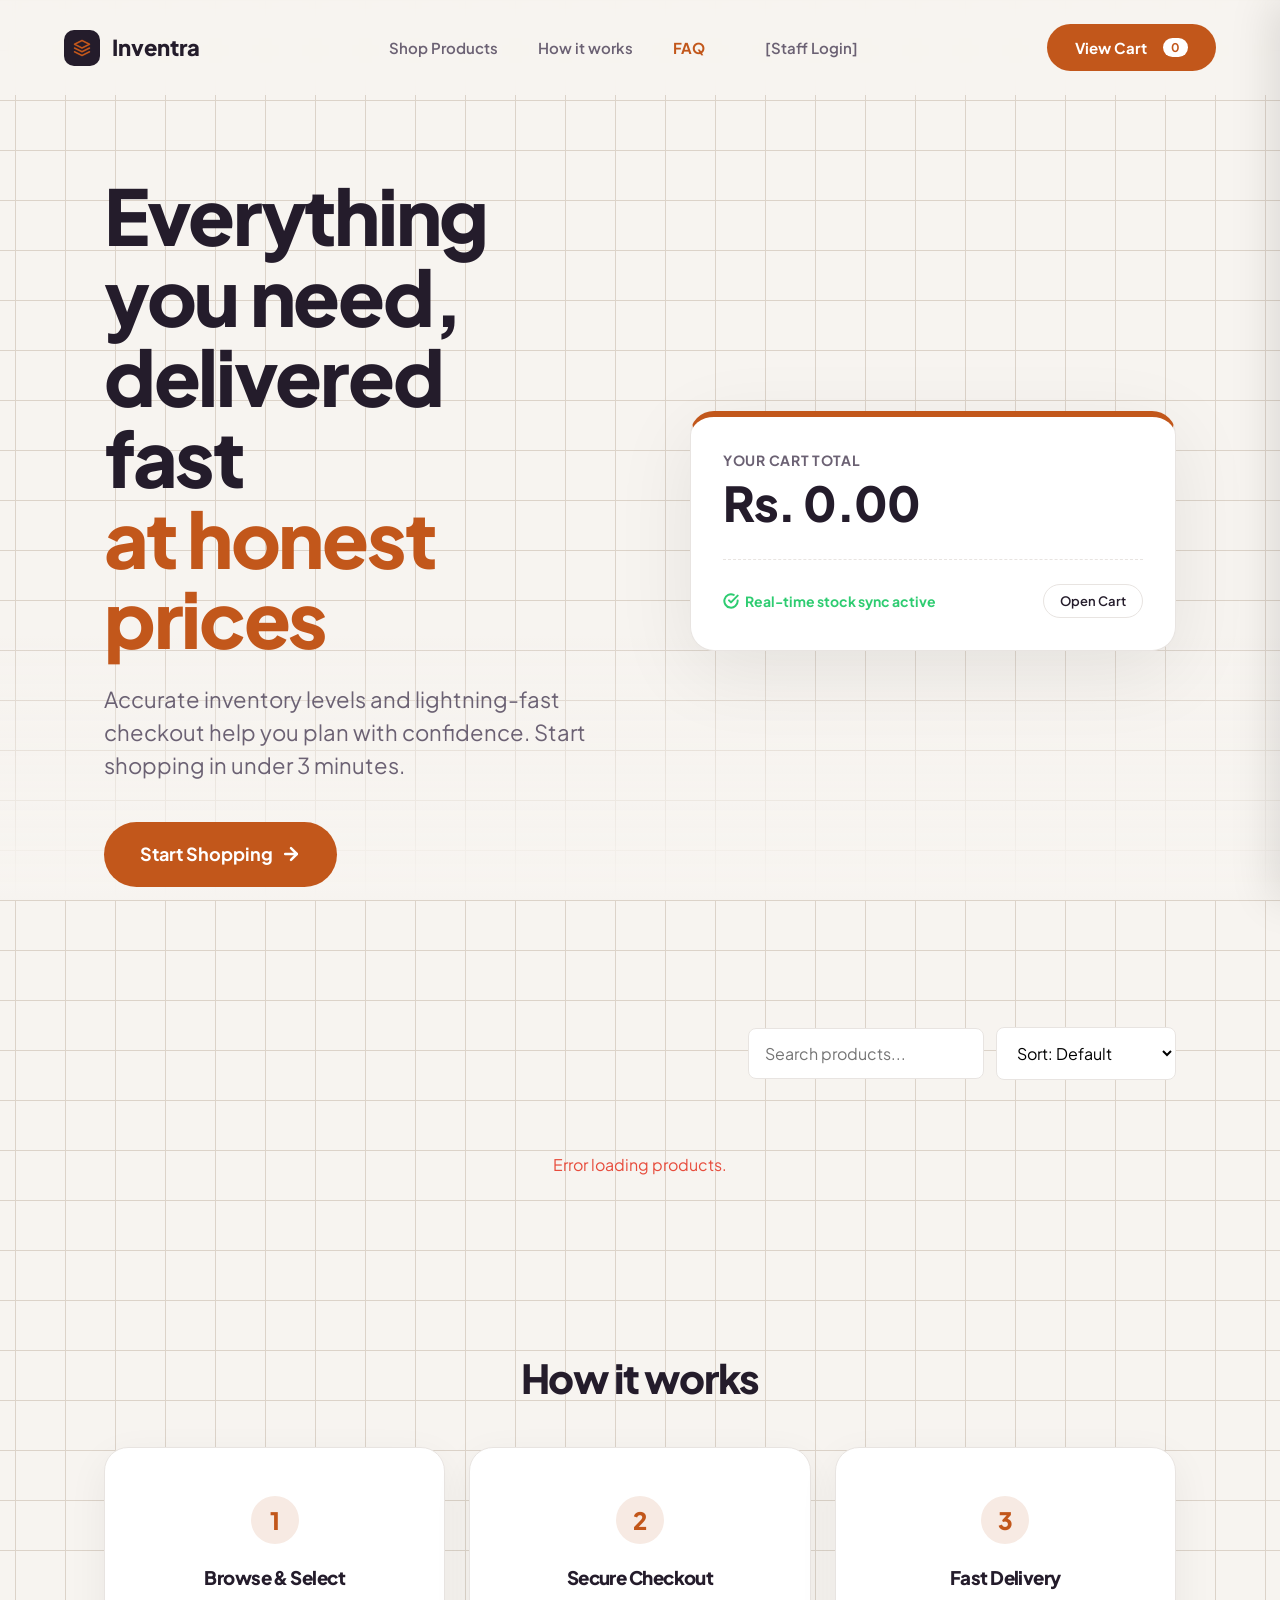
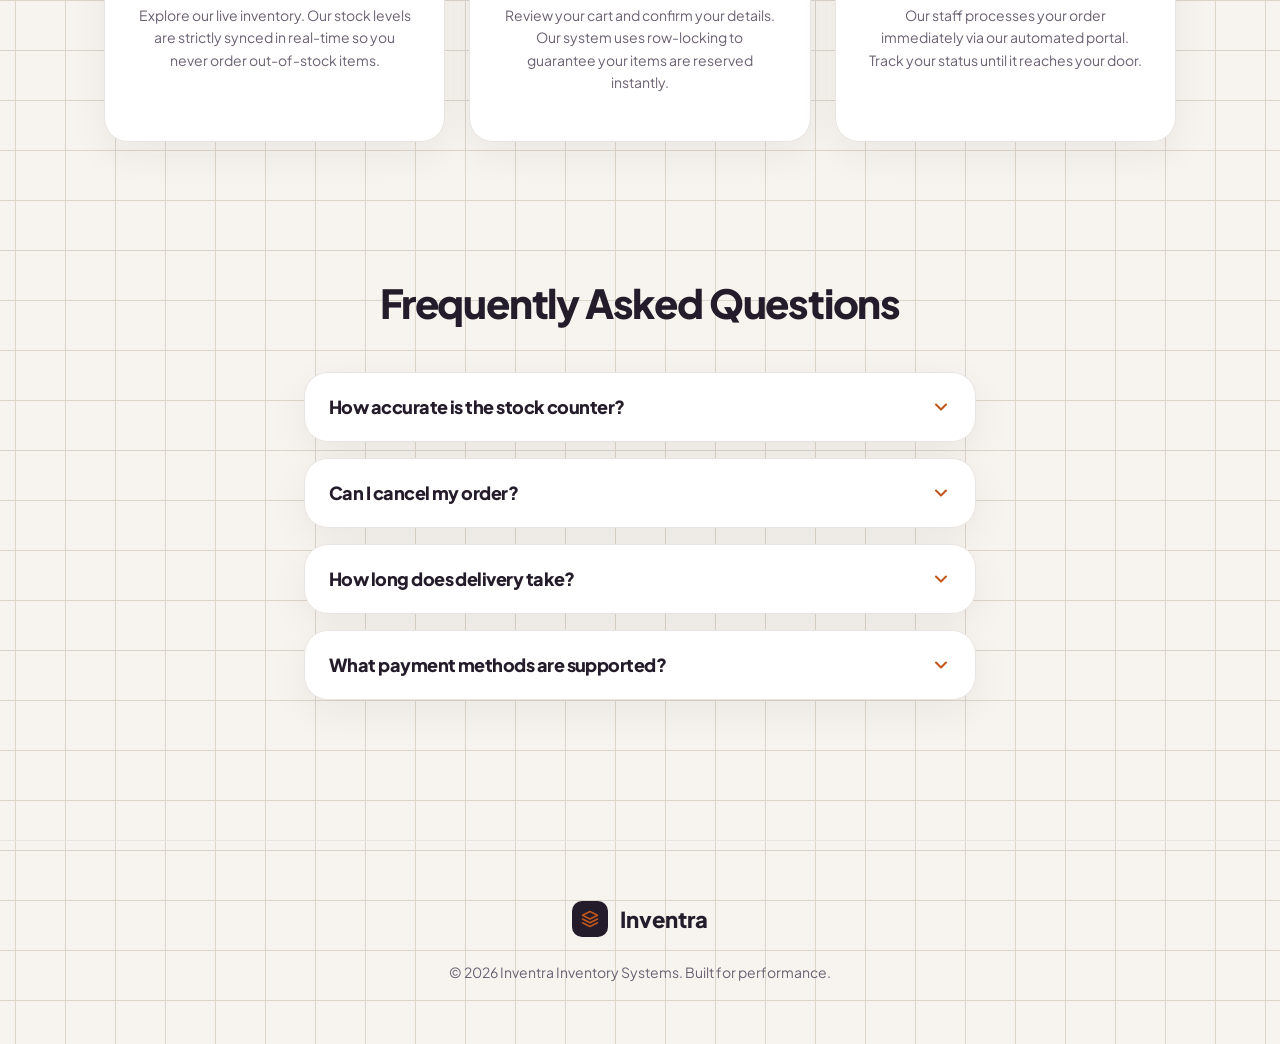
<file: index.html>
<!DOCTYPE html>
<html lang="en">
<head>
    <meta charset="UTF-8">
    <meta name="viewport" content="width=device-width, initial-scale=1.0">
    <title>Inventra - E-Commerce</title>
    <link rel="stylesheet" href="css/style.css">
</head>
<body>
    <nav class="navbar">
        <div class="logo">
            <div class="logo-tile">
                <svg viewBox="0 0 24 24" fill="none" stroke-width="2" stroke-linecap="round" stroke-linejoin="round">
                    <polygon points="12 2 2 7 12 12 22 7 12 2"></polygon>
                    <polyline points="2 17 12 22 22 17"></polyline>
                    <polyline points="2 12 12 17 22 12"></polyline>
                </svg>
            </div>
            Inventra
        </div>
        <div class="nav-links">
            <a href="#shop" class="active">Shop Products</a>
            <a href="#how">How it works</a>
            <a href="#faq">FAQ</a>
            <a href="login.html" style="margin-left: 20px;">[Staff Login]</a>
        </div>
        <button class="btn-primary" onclick="toggleCart()">
            View Cart <span id="cart-count" style="background:#fff; color:var(--accent); padding:2px 8px; border-radius:12px; font-size:12px; margin-left:8px;">0</span>
        </button>
    </nav>

    <div class="container" style="display:flex; align-items:center; gap:60px; min-height:60vh; padding-top: 80px;">
        <div style="flex:1;">
            <h1 class="hero-title">
                Everything you need,<br>
                delivered fast<br>
                <span class="accent-text">at honest prices</span>
            </h1>
            <p style="font-size:22px; margin-bottom:40px; color:var(--text-muted); line-height:1.5;">Accurate inventory levels and lightning-fast checkout help you plan with confidence. Start shopping in under 3 minutes.</p>
            <a href="#shop" class="btn-primary" style="font-size:18px; padding:18px 36px; border-radius:40px;">
                Start Shopping 
                <svg width="20" height="20" viewBox="0 0 24 24" fill="none" stroke="currentColor" stroke-width="3" stroke-linecap="round" stroke-linejoin="round"><line x1="5" y1="12" x2="19" y2="12"></line><polyline points="12 5 19 12 12 19"></polyline></svg>
            </a>
        </div>
        <div style="flex:1; padding-left:40px;">
            <div class="card" style="padding: 32px; position:relative; box-shadow: 0 20px 80px rgba(0,0,0,0.08); border-radius:24px; border-top: 6px solid var(--accent);">
                <div style="display:flex; justify-content:space-between; align-items:flex-end;">
                    <div>
                        <div style="font-size:14px; color:var(--text-muted); font-weight:700; margin-bottom:8px; text-transform:uppercase; letter-spacing:0.05em;">Your Cart Total</div>
                        <div style="font-size:48px; font-weight:800; line-height:1; letter-spacing:-0.03em; color:var(--text-main);">Rs. <span id="cart-total">0.00</span></div>
                    </div>
                </div>
                <div style="margin-top:32px; padding-top:24px; border-top:1px dashed var(--card-border); display:flex; justify-content:space-between; align-items:center;">
                    <span style="font-size:14px; color:var(--success); font-weight:700; display:flex; align-items:center; gap:6px;">
                        <svg width="16" height="16" viewBox="0 0 24 24" fill="none" stroke="currentColor" stroke-width="3" stroke-linecap="round" stroke-linejoin="round"><path d="M22 11.08V12a10 10 0 1 1-5.93-9.14"></path><polyline points="22 4 12 14.01 9 11.01"></polyline></svg>
                        Real-time stock sync active
                    </span>
                    <button class="btn-secondary" onclick="toggleCart()" style="padding:8px 16px; font-size:13px;">Open Cart</button>
                </div>
            </div>
        </div>
    </div>

    <!-- Shop Section -->
    <div id="shop" class="container section-target" style="padding-top: 100px;">
        <div style="display:flex; justify-content:space-between; align-items:center; margin-bottom:32px; flex-wrap:wrap; gap:20px;">
            <div id="category-list" style="display:flex; gap:12px; flex-wrap:wrap;">
                <!-- Filled by JS -->
            </div>
            <div style="display:flex; gap:12px; align-items:center;">
                <input type="text" id="search-box" placeholder="Search products..." onkeyup="loadProducts()" style="max-width:250px;">
                <select id="sort-dropdown" onchange="loadProducts()" style="max-width:180px;">
                    <option value="">Sort: Default</option>
                    <option value="price_asc">Price: Low to High</option>
                    <option value="price_desc">Price: High to Low</option>
                </select>
            </div>
        </div>

        <div id="products-grid" class="grid-3">
            <!-- Filled by JS -->
        </div>
    </div>

    <!-- How It Works Section -->
    <div id="how" class="container section-target" style="padding-top:100px;">
        <h2 style="font-size:40px; margin-bottom:48px; text-align:center;">How it <span class="accent-text">works</span></h2>
        <div class="grid-3">
            <div class="card" style="text-align:center; padding:48px 32px;">
                <div style="width:48px; height:48px; background:var(--accent-light); color:var(--accent); border-radius:50%; display:flex; align-items:center; justify-content:center; font-size:24px; font-weight:800; margin:0 auto 24px auto;">1</div>
                <h3>Browse & Select</h3>
                <p style="margin:16px auto 0 auto; font-size:14px;">Explore our live inventory. Our stock levels are strictly synced in real-time so you never order out-of-stock items.</p>
            </div>
            <div class="card" style="text-align:center; padding:48px 32px;">
                <div style="width:48px; height:48px; background:var(--accent-light); color:var(--accent); border-radius:50%; display:flex; align-items:center; justify-content:center; font-size:24px; font-weight:800; margin:0 auto 24px auto;">2</div>
                <h3>Secure Checkout</h3>
                <p style="margin:16px auto 0 auto; font-size:14px;">Review your cart and confirm your details. Our system uses row-locking to guarantee your items are reserved instantly.</p>
            </div>
            <div class="card" style="text-align:center; padding:48px 32px;">
                <div style="width:48px; height:48px; background:var(--accent-light); color:var(--accent); border-radius:50%; display:flex; align-items:center; justify-content:center; font-size:24px; font-weight:800; margin:0 auto 24px auto;">3</div>
                <h3>Fast Delivery</h3>
                <p style="margin:16px auto 0 auto; font-size:14px;">Our staff processes your order immediately via our automated portal. Track your status until it reaches your door.</p>
            </div>
        </div>
    </div>

    <!-- FAQ Section (Accordion) -->
    <div id="faq" class="container section-target" style="padding-top:100px; padding-bottom:100px; max-width:800px;">
        <h2 style="font-size:40px; margin-bottom:48px; text-align:center;">Frequently Asked <span class="accent-text">Questions</span></h2>
        <div class="faq-accordion" style="display:flex; flex-direction:column; gap:16px;">
            <div class="card faq-item" style="padding:24px;">
                <div class="faq-header">
                    <h4 style="font-size:18px;">How accurate is the stock counter?</h4>
                    <div class="faq-icon">
                        <svg width="20" height="20" viewBox="0 0 24 24" fill="none" stroke="currentColor" stroke-width="2.5" stroke-linecap="round" stroke-linejoin="round"><polyline points="6 9 12 15 18 9"></polyline></svg>
                    </div>
                </div>
                <div class="faq-body">
                    <p style="margin-top:14px; font-size:15px; color:var(--text-muted);">100% accurate. We execute atomic database transactions with row-level locking (SELECT ... FOR UPDATE) to guarantee that stock levels reflect real warehouse inventory in real time.</p>
                </div>
            </div>
            <div class="card faq-item" style="padding:24px;">
                <div class="faq-header">
                    <h4 style="font-size:18px;">Can I cancel my order?</h4>
                    <div class="faq-icon">
                        <svg width="20" height="20" viewBox="0 0 24 24" fill="none" stroke="currentColor" stroke-width="2.5" stroke-linecap="round" stroke-linejoin="round"><polyline points="6 9 12 15 18 9"></polyline></svg>
                    </div>
                </div>
                <div class="faq-body">
                    <p style="margin-top:14px; font-size:15px; color:var(--text-muted);">Yes, you can contact staff support. Whenever an order is marked as Cancelled, our system automatically replenishes reserved stock and records an audit log entry in the database.</p>
                </div>
            </div>
            <div class="card faq-item" style="padding:24px;">
                <div class="faq-header">
                    <h4 style="font-size:18px;">How long does delivery take?</h4>
                    <div class="faq-icon">
                        <svg width="20" height="20" viewBox="0 0 24 24" fill="none" stroke="currentColor" stroke-width="2.5" stroke-linecap="round" stroke-linejoin="round"><polyline points="6 9 12 15 18 9"></polyline></svg>
                    </div>
                </div>
                <div class="faq-body">
                    <p style="margin-top:14px; font-size:15px; color:var(--text-muted);">Standard shipping typically takes 2-3 business days across India. Our warehouse staff immediately updates fulfillment tracking as soon as your parcel is packed and dispatched.</p>
                </div>
            </div>
            <div class="card faq-item" style="padding:24px;">
                <div class="faq-header">
                    <h4 style="font-size:18px;">What payment methods are supported?</h4>
                    <div class="faq-icon">
                        <svg width="20" height="20" viewBox="0 0 24 24" fill="none" stroke="currentColor" stroke-width="2.5" stroke-linecap="round" stroke-linejoin="round"><polyline points="6 9 12 15 18 9"></polyline></svg>
                    </div>
                </div>
                <div class="faq-body">
                    <p style="margin-top:14px; font-size:15px; color:var(--text-muted);">We support UPI, Net Banking, major credit/debit cards, and Cash on Delivery (COD) for eligible domestic shipping pin codes.</p>
                </div>
            </div>
        </div>
    </div>

    <!-- Footer -->
    <footer style="border-top:1px solid var(--card-border); padding:60px 5%; margin-top:40px; text-align:center;">
        <div class="logo" style="justify-content:center; margin-bottom:24px;">
            <div class="logo-tile">
                <svg viewBox="0 0 24 24" fill="none" stroke-width="2" stroke-linecap="round" stroke-linejoin="round">
                    <polygon points="12 2 2 7 12 12 22 7 12 2"></polygon>
                    <polyline points="2 17 12 22 22 17"></polyline>
                    <polyline points="2 12 12 17 22 12"></polyline>
                </svg>
            </div>
            Inventra
        </div>
        <p style="margin:0 auto; font-size:14px;">&copy; 2026 Inventra Inventory Systems. Built for performance.</p>
    </footer>

    <!-- Cart Overlay & Drawer -->
    <div id="cart-overlay" class="cart-overlay" onclick="toggleCart()"></div>
    <div id="cart-modal">
        <div style="display:flex; justify-content:space-between; align-items:center; margin-bottom:24px;">
            <h2 style="font-size:24px;">Your Cart</h2>
            <button onclick="toggleCart()" style="background:none; font-size:24px; color:var(--text-muted);">&times;</button>
        </div>
        
        <div id="cart-items" style="flex:1; overflow-y:auto; margin-bottom:24px; padding-right:4px;">
            <!-- Filled by JS -->
        </div>

        <div style="border-top:2px solid var(--card-border); padding-top:20px;">
            <button id="show-checkout-btn" class="btn-primary" onclick="showCheckoutForm()" style="width:100%; justify-content:center; display:none;">Proceed to Checkout</button>
            
            <form id="checkout-form" onsubmit="submitOrder(event)" style="display:none; flex-direction:column; gap:12px;">
                <div>
                    <input type="text" id="cust-name" placeholder="Full Name" required>
                    <div id="cust-name-error" class="field-error"></div>
                </div>
                <div>
                    <input type="email" id="cust-email" placeholder="Email Address (e.g. name@gmail.com)" required>
                    <div id="cust-email-error" class="field-error"></div>
                </div>
                <div>
                    <input type="text" id="cust-phone" placeholder="Phone Number (10 digits)" inputmode="numeric" maxlength="10" required>
                    <div id="cust-phone-error" class="field-error"></div>
                </div>
                <div>
                    <input type="text" id="cust-address" placeholder="Shipping Address" required>
                    <div id="cust-address-error" class="field-error"></div>
                </div>
                <button type="submit" id="checkout-submit-btn" class="btn-primary" style="width:100%; justify-content:center; margin-top:8px;">Confirm Order</button>
            </form>
        </div>
    </div>

    <script src="js/app.js"></script>
    <script src="js/validators.js"></script>
    <script src="js/store.js"></script>
</body>
</html>
</file>
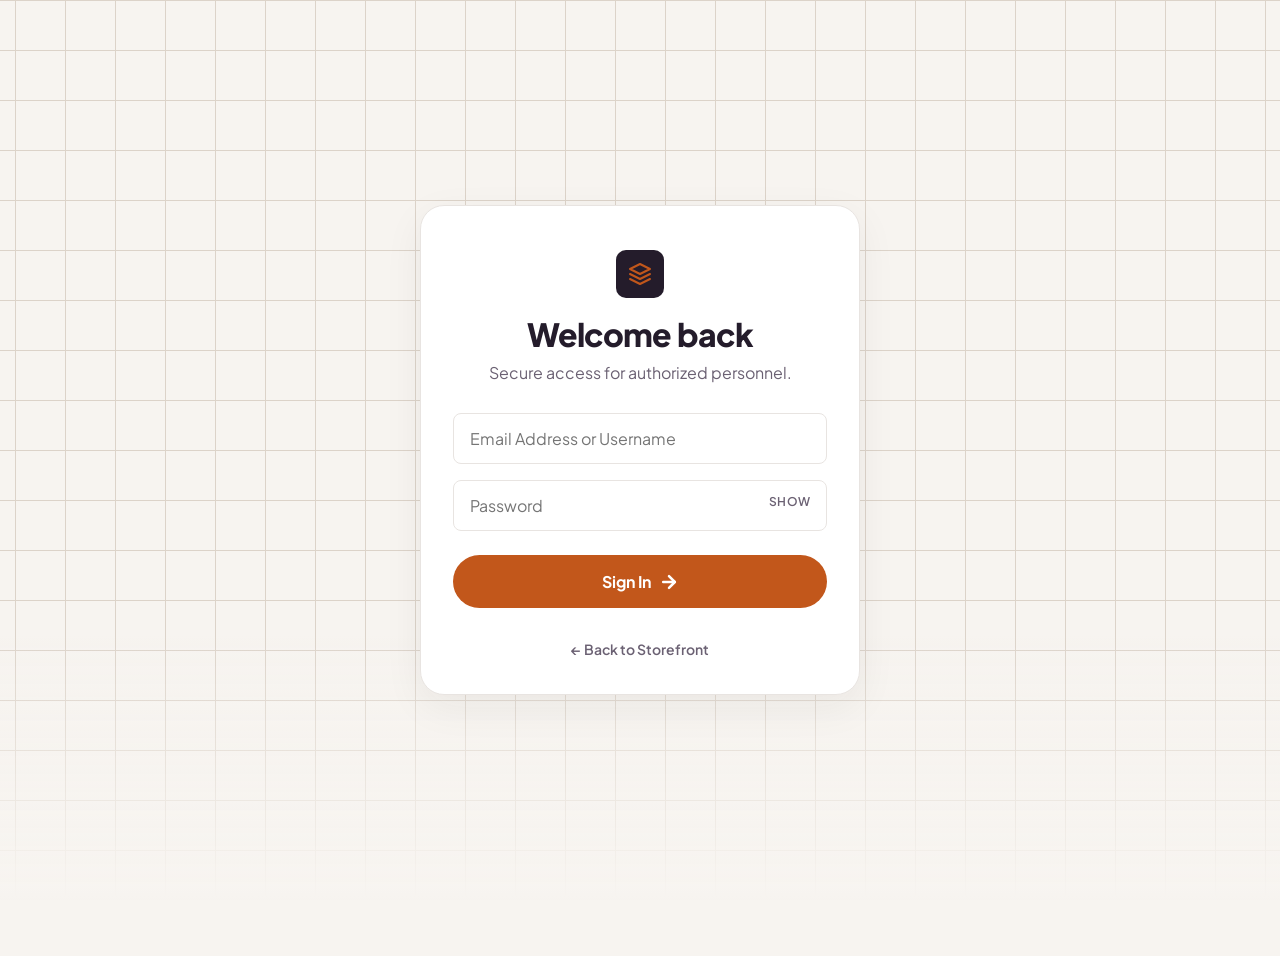
<file: admin/index.html>
<!DOCTYPE html>
<html lang="en">
<head>
    <meta charset="UTF-8">
    <meta name="viewport" content="width=device-width, initial-scale=1.0">
    <title>Inventra - Admin Dashboard</title>
    <link rel="stylesheet" href="../css/style.css">
</head>
<body>
    <div class="admin-layout">
        <aside class="sidebar">
            <div class="logo" style="margin-bottom: 40px; padding: 0 16px;">
                <div class="logo-tile">
                    <svg viewBox="0 0 24 24" fill="none" stroke-width="2" stroke-linecap="round" stroke-linejoin="round">
                        <polygon points="12 2 2 7 12 12 22 7 12 2"></polygon>
                        <polyline points="2 17 12 22 22 17"></polyline>
                        <polyline points="2 12 12 17 22 12"></polyline>
                    </svg>
                </div>
                Inventra
            </div>

            <div style="padding: 0 16px; margin-bottom:24px;">
                <div style="font-size:12px; font-weight:700; color:var(--text-muted); text-transform:uppercase; letter-spacing:0.05em; margin-bottom:8px;">Signed in as</div>
                <div style="display:flex; align-items:center; gap:8px;">
                    <div style="width:8px; height:8px; border-radius:50%; background:var(--accent);"></div>
                    <span id="username-display" style="font-weight:600;"></span>
                    <span class="badge badge-neutral" style="font-size:10px;">ADMIN</span>
                </div>
            </div>

            <a class="sidebar-link active" onclick="loadDashboard()">Dashboard</a>
            <a class="sidebar-link" onclick="loadAnalytics()">Analytics</a>
            <a class="sidebar-link" onclick="loadReorder()">Smart Reorder</a>
            <a class="sidebar-link" onclick="loadCategories()">Categories</a>
            <a class="sidebar-link" onclick="loadProducts()">Products</a>
            <a class="sidebar-link" onclick="loadOrders()">All Orders</a>
            <a class="sidebar-link" onclick="loadStaff()">Manage Staff</a>
            
            <div style="margin-top:auto;">
                <a href="../index.html" target="_blank" class="sidebar-link">
                    <svg width="18" height="18" viewBox="0 0 24 24" fill="none" stroke="currentColor" stroke-width="2" stroke-linecap="round" stroke-linejoin="round"><path d="M18 13v6a2 2 0 0 1-2 2H5a2 2 0 0 1-2-2V8a2 2 0 0 1 2-2h6"></path><polyline points="15 3 21 3 21 9"></polyline><line x1="10" y1="14" x2="21" y2="3"></line></svg>
                    Storefront
                </a>
                <a class="sidebar-link" onclick="logout()" style="color:var(--danger);">
                    <svg width="18" height="18" viewBox="0 0 24 24" fill="none" stroke="currentColor" stroke-width="2" stroke-linecap="round" stroke-linejoin="round"><path d="M9 21H5a2 2 0 0 1-2-2V5a2 2 0 0 1 2-2h4"></path><polyline points="16 17 21 12 16 7"></polyline><line x1="21" y1="12" x2="9" y2="12"></line></svg>
                    Logout
                </a>
            </div>
        </aside>

        <main class="admin-content">
            
            <!-- 1. Dashboard View (Stat Cards Clickable) -->
            <div id="view-dashboard" class="view-section active" style="display:block;">
                <h1 style="margin-bottom:32px;">Overview</h1>
                <div class="grid-3">
                    <div class="card stat-card" onclick="loadProducts()" tabindex="0" role="link" aria-label="View Products" onkeydown="if(event.key==='Enter'||event.key===' '){event.preventDefault(); loadProducts();}">
                        <div style="display:flex; justify-content:space-between; align-items:flex-start;">
                            <h3 style="color:var(--text-muted); font-size:16px;">Total Products</h3>
                            <svg width="20" height="20" viewBox="0 0 24 24" fill="none" stroke="currentColor" stroke-width="2.5" stroke-linecap="round" stroke-linejoin="round" style="color:var(--accent);"><path d="M5 12h14"></path><path d="m12 5 7 7-7 7"></path></svg>
                        </div>
                        <h1 id="stat-products" style="font-size:48px; margin-top:8px;">...</h1>
                        <span style="font-size:12px; color:var(--text-muted); font-weight:600;">Click to manage catalog &rarr;</span>
                    </div>

                    <div class="card stat-card" onclick="loadOrders()" tabindex="0" role="link" aria-label="View Orders" onkeydown="if(event.key==='Enter'||event.key===' '){event.preventDefault(); loadOrders();}">
                        <div style="display:flex; justify-content:space-between; align-items:flex-start;">
                            <h3 style="color:var(--text-muted); font-size:16px;">Total Orders</h3>
                            <svg width="20" height="20" viewBox="0 0 24 24" fill="none" stroke="currentColor" stroke-width="2.5" stroke-linecap="round" stroke-linejoin="round" style="color:var(--accent);"><path d="M5 12h14"></path><path d="m12 5 7 7-7 7"></path></svg>
                        </div>
                        <h1 id="stat-orders" style="font-size:48px; margin-top:8px;">...</h1>
                        <span style="font-size:12px; color:var(--text-muted); font-weight:600;">Click to view orders &rarr;</span>
                    </div>

                    <div class="card stat-card" onclick="loadStaff()" tabindex="0" role="link" aria-label="View Staff" onkeydown="if(event.key==='Enter'||event.key===' '){event.preventDefault(); loadStaff();}">
                        <div style="display:flex; justify-content:space-between; align-items:flex-start;">
                            <h3 style="color:var(--text-muted); font-size:16px;">Staff Members</h3>
                            <svg width="20" height="20" viewBox="0 0 24 24" fill="none" stroke="currentColor" stroke-width="2.5" stroke-linecap="round" stroke-linejoin="round" style="color:var(--accent);"><path d="M5 12h14"></path><path d="m12 5 7 7-7 7"></path></svg>
                        </div>
                        <h1 id="stat-staff" style="font-size:48px; margin-top:8px;">...</h1>
                        <span style="font-size:12px; color:var(--text-muted); font-weight:600;">Click to manage team &rarr;</span>
                    </div>
                </div>
            </div>

            <!-- Analytics View (Fixed Sales Trend Chart) -->
            <div id="view-analytics" class="view-section">
                <h1 style="margin-bottom:32px;">Business Analytics</h1>
                
                <div class="card" style="margin-bottom: 32px; background:var(--accent-light); border-color:var(--accent);">
                    <h3 style="color:var(--accent); font-size:16px;">Total Revenue (All Time)</h3>
                    <h1 id="stat-revenue" style="font-size:56px; color:var(--text-main); letter-spacing:-0.03em;">...</h1>
                </div>
                
                <div class="grid-2" style="margin-bottom: 32px;">
                    <div class="card">
                        <h3 style="margin-bottom: 24px;">Top 5 Best Sellers</h3>
                        <table style="margin-top:0;">
                            <thead><tr><th>Product Name</th><th>Total Sold</th></tr></thead>
                            <tbody id="best-tbody"></tbody>
                        </table>
                    </div>
                    <div class="card">
                        <h3 style="margin-bottom: 24px;">Dead Stock (30 Days)</h3>
                        <table style="margin-top:0;">
                            <thead><tr><th>Product Name</th><th>Current Stock</th></tr></thead>
                            <tbody id="dead-tbody"></tbody>
                        </table>
                    </div>
                </div>
                
                <div class="card">
                    <h3 style="margin-bottom: 20px;">Sales Trend (Last 7 Days)</h3>
                    <div id="sales-chart">
                        <!-- Filled by JS -->
                    </div>
                </div>
            </div>

            <!-- Reorder Suggestions View -->
            <div id="view-reorder" class="view-section">
                <h1 style="margin-bottom:32px;">Smart Reorder Suggestions</h1>
                <div class="card">
                    <div style="background:var(--bg-color); padding: 16px 24px; border-radius:var(--radius-sm); border-left: 4px solid var(--accent); margin-bottom: 24px;">
                        <strong style="color:var(--text-main);">Prediction Formula:</strong><br>
                        <span style="color:var(--text-muted);">(Average Daily Sales &times; 7-Day Lead Time) + 5 Units Safety Stock = Reorder Point</span>
                    </div>
                    <table style="margin-top:0;">
                        <thead><tr><th>Product Name</th><th>Avg Daily Sales (30d)</th><th>Reorder Point</th><th>Current Stock</th><th>Suggested Order Qty</th></tr></thead>
                        <tbody id="reorder-tbody"></tbody>
                    </table>
                </div>
            </div>

            <!-- Categories View -->
            <div id="view-categories" class="view-section">
                <h1 style="margin-bottom:32px;">Categories</h1>
                <div class="card" style="margin-bottom: 32px;">
                    <h3 style="margin-bottom: 16px;">Add New Category</h3>
                    <form id="cat-form" style="display:flex; gap:16px;">
                        <input type="text" id="cat-name" placeholder="Category Name" required style="flex:1;">
                        <input type="text" id="cat-desc" placeholder="Description" style="flex:2;">
                        <button type="submit" class="btn-primary">Add Category</button>
                    </form>
                </div>
                <div class="card">
                    <table style="margin-top:0;">
                        <thead><tr><th>ID</th><th>Name</th><th>Description</th></tr></thead>
                        <tbody id="cat-tbody"></tbody>
                    </table>
                </div>
            </div>

            <!-- Products View (Image Required on Add, Optional on Edit) -->
            <div id="view-products" class="view-section">
                <h1 style="margin-bottom:32px;">Products</h1>
                <div class="card" style="margin-bottom: 32px;">
                    <h3 style="margin-bottom: 16px;">Add / Edit Product</h3>
                    <form id="prod-form" class="grid-3" enctype="multipart/form-data">
                        <input type="hidden" id="prod-id" value="0">
                        <input type="text" id="prod-sku" placeholder="SKU" required>
                        <input type="text" id="prod-name" placeholder="Product Name" required>
                        <select id="prod-cat" required><option value="">- Select Category -</option></select>
                        <input type="number" id="prod-price" placeholder="Price (₹)" step="0.01" required>
                        <input type="number" id="prod-stock" placeholder="Initial Stock" required>
                        <input type="number" id="prod-thresh" placeholder="Low Stock Threshold" required>
                        <input type="text" id="prod-desc" placeholder="Description" style="grid-column: 1 / span 2;">
                        
                        <!-- Image Upload Container -->
                        <div style="grid-column: 1 / -1; background: var(--bg-color); padding: 18px 20px; border-radius: var(--radius-sm); border: 1px dashed var(--card-border);">
                            <label style="display:block; font-size:13px; font-weight:700; margin-bottom:8px; color:var(--text-main);">
                                Product Image <span id="prod-image-req" style="color:var(--danger);">(Required for new products)</span>
                            </label>
                            <div style="display:flex; align-items:center; gap:20px; flex-wrap:wrap;">
                                <input type="file" id="prod-image" accept=".jpg,.jpeg,.png,.webp" style="flex:1; min-width:240px; padding:10px; background:#fff;">
                                <div id="image-preview-wrapper" style="display:none; align-items:center; gap:12px;">
                                    <img id="image-preview" src="" alt="Preview" style="width:52px; height:52px; object-fit:cover; border-radius:var(--radius-sm); border:1px solid var(--card-border);">
                                    <span id="image-preview-caption" style="font-size:12px; color:var(--text-muted); font-weight:600;"></span>
                                </div>
                            </div>
                            <div id="prod-image-error" class="field-error"></div>
                        </div>

                        <div style="display:flex; gap:12px; grid-column: 1 / -1;">
                            <button type="submit" id="prod-save-btn" class="btn-primary" style="flex:1; justify-content:center;">Save Product</button>
                            <button type="button" class="btn-secondary" onclick="resetProdForm()">Clear Form</button>
                        </div>
                    </form>
                </div>
                <div class="card">
                    <table style="margin-top:0;">
                        <thead>
                            <tr>
                                <th>Image</th>
                                <th>SKU</th>
                                <th>Name</th>
                                <th>Category</th>
                                <th>Price</th>
                                <th>Stock</th>
                                <th>Status</th>
                                <th>Actions</th>
                            </tr>
                        </thead>
                        <tbody id="prod-tbody"></tbody>
                    </table>
                </div>
            </div>

            <!-- Orders View -->
            <div id="view-orders" class="view-section">
                <h1 style="margin-bottom:32px;">All Orders</h1>
                <div class="card">
                    <table style="margin-top:0;">
                        <thead><tr><th>ID</th><th>Customer</th><th>Amount</th><th>Status</th><th>Date</th></tr></thead>
                        <tbody id="orders-tbody"></tbody>
                    </table>
                </div>
            </div>

            <!-- Staff View (With Email & Phone Validation) -->
            <div id="view-staff" class="view-section">
                <h1 style="margin-bottom:32px;">Manage Staff</h1>
                <div class="card" style="margin-bottom: 32px;">
                    <h3 style="margin-bottom: 16px;">Add Staff Member</h3>
                    <form id="staff-form" class="grid-2" style="gap:16px;">
                        <div>
                            <input type="text" id="staff-user" placeholder="Username" required>
                            <div id="staff-user-error" class="field-error"></div>
                        </div>
                        <div>
                            <input type="email" id="staff-email" placeholder="Staff Email Address" required>
                            <div id="staff-email-error" class="field-error"></div>
                        </div>
                        <div>
                            <input type="text" id="staff-phone" placeholder="Phone Number (10 digits)" inputmode="numeric" maxlength="10" required>
                            <div id="staff-phone-error" class="field-error"></div>
                        </div>
                        <div>
                            <input type="password" id="staff-pass" placeholder="Temporary Password" required>
                            <div id="staff-pass-error" class="field-error"></div>
                        </div>
                        <div style="grid-column: 1 / -1;">
                            <button type="submit" id="staff-submit-btn" class="btn-primary" style="width:100%; justify-content:center;">Add Staff Member</button>
                        </div>
                    </form>
                </div>
                <div class="card">
                    <table style="margin-top:0;">
                        <thead><tr><th>ID</th><th>Username</th><th>Email</th><th>Phone</th><th>Role</th><th>Created</th></tr></thead>
                        <tbody id="staff-tbody"></tbody>
                    </table>
                </div>
            </div>

        </main>
    </div>

    <script src="../js/app.js"></script>
    <script src="../js/validators.js"></script>
    <script>
        enforceRole('admin').then(() => {
            loadDashboard();
            setupStaffFormValidation();
            setupProductImageValidation();
        });

        let currentTrendData = [];

        async function loadDashboard() {
            showView('view-dashboard');
            const stats = await apiCall('admin_stats');
            document.getElementById('stat-products').innerText = stats.products;
            document.getElementById('stat-orders').innerText = stats.orders;
            document.getElementById('stat-staff').innerText = stats.staff;
        }

        async function loadAnalytics() {
            showView('view-analytics');
            const data = await apiCall('get_analytics');
            document.getElementById('stat-revenue').innerText = formatINR(data.revenue);
            document.getElementById('best-tbody').innerHTML = (data.best || []).map(b => `<tr><td style="font-weight:600;">${b.name}</td><td><span class="badge badge-neutral">${b.sold} units</span></td></tr>`).join('');
            document.getElementById('dead-tbody').innerHTML = (data.dead || []).map(d => `<tr><td style="font-weight:600;">${d.name}</td><td><span class="badge badge-warning">${d.stock} units</span></td></tr>`).join('');
            
            currentTrendData = data.trend || [];
            renderSalesChart(currentTrendData);
        }

        // 2. Sales Trend Chart Renderer
        function renderSalesChart(trend) {
            const chart = document.getElementById('sales-chart');
            if (!trend || trend.length === 0) {
                chart.innerHTML = '<div style="padding:48px; text-align:center; color:var(--text-muted);"><p style="font-weight:600;">No sales in the last 7 days</p></div>';
                return;
            }

            const totalSales = trend.reduce((sum, item) => sum + (Number(item.total) || 0), 0);
            if (totalSales <= 0) {
                chart.innerHTML = `
                    <div style="padding:48px 20px; text-align:center; color:var(--text-muted); width:100%;">
                        <p style="font-size:16px; font-weight:700; color:var(--text-main); margin-bottom:6px;">No sales in the last 7 days</p>
                        <span style="font-size:13px;">New orders placed in the store will automatically appear here.</span>
                    </div>
                `;
                return;
            }

            const maxTotal = Math.max(...trend.map(t => Number(t.total) || 0), 1);
            const midTotal = maxTotal / 2;

            const yAxis = `
                <div class="chart-y-axis">
                    <span>${formatINR(maxTotal)}</span>
                    <span>${formatINR(midTotal)}</span>
                    <span>Rs. 0</span>
                </div>
            `;

            const bars = trend.map(t => {
                const total = Number(t.total) || 0;
                const height = total > 0 ? Math.max(Math.round((total / maxTotal) * 100), 5) : 0;
                const dateObj = new Date(t.date + 'T00:00:00');
                const dayName = dateObj.toLocaleDateString('en-IN', { weekday: 'short' });
                const dayNum = dateObj.toLocaleDateString('en-IN', { day: 'numeric', month: 'short' });

                return `
                    <div class="bar-wrapper" tabindex="0" role="img" aria-label="${dayName}, ${dayNum}: ${formatINR(total)}">
                        <div class="bar-tooltip">${dayName}, ${dayNum}<br><strong>${formatINR(total)}</strong></div>
                        <div class="bar" style="height:${height}%;"></div>
                        <span class="bar-label"><strong>${dayName}</strong><br>${dayNum}</span>
                    </div>
                `;
            }).join('');

            chart.innerHTML = `
                <div class="chart-container-box">
                    ${yAxis}
                    <div class="bar-chart-container">
                        ${bars}
                    </div>
                </div>
            `;
        }

        // Resize handler for chart
        window.addEventListener('resize', () => {
            const analyticsView = document.getElementById('view-analytics');
            if (analyticsView && analyticsView.style.display === 'block' && currentTrendData.length > 0) {
                renderSalesChart(currentTrendData);
            }
        });

        async function loadReorder() {
            showView('view-reorder');
            const suggestions = await apiCall('get_reorder');
            if (suggestions.length === 0) {
                document.getElementById('reorder-tbody').innerHTML = '<tr><td colspan="5" style="text-align:center; padding:40px; color:var(--text-muted);">All stock levels are healthy! No restock needed.</td></tr>';
            } else {
                document.getElementById('reorder-tbody').innerHTML = suggestions.map(s => `
                    <tr>
                        <td style="font-weight:700;">${s.name}</td>
                        <td>${s.avg_daily} units/day</td>
                        <td style="font-weight:700; color:var(--text-muted);">${s.reorder_point}</td>
                        <td><span class="badge badge-danger">${s.stock}</span></td>
                        <td><span class="badge badge-success">Order +${s.suggested_qty} units</span></td>
                    </tr>
                `).join('');
            }
        }

        async function loadCategories(silent = false) {
            if (!silent) showView('view-categories');
            const cats = await apiCall('get_categories');
            document.getElementById('cat-tbody').innerHTML = cats.map(c => `<tr><td style="font-family:monospace; color:var(--text-muted);">${c.id}</td><td style="font-weight:600;">${c.name}</td><td>${c.description}</td></tr>`).join('');
            document.getElementById('prod-cat').innerHTML = '<option value="">- Select Category -</option>' + cats.map(c => `<option value="${c.id}">${c.name}</option>`).join('');
        }

        document.getElementById('cat-form').onsubmit = async (e) => {
            e.preventDefault();
            const res = await apiCall('add_category', { name: document.getElementById('cat-name').value, desc: document.getElementById('cat-desc').value });
            if (res.success) { 
                document.getElementById('cat-form').reset(); 
                showToast('Category added successfully.');
                loadCategories(); 
            } else showToast(res.error, 'error');
        };

        async function loadProducts() {
            showView('view-products');
            loadCategories(true);
            const prods = await apiCall('get_products');
            document.getElementById('prod-tbody').innerHTML = prods.map(p => {
                const imgSrc = p.image_path ? `../${p.image_path}` : '';
                const imgCell = imgSrc 
                    ? `<img src="${imgSrc}" alt="${p.name}" style="width:40px; height:40px; object-fit:cover; border-radius:var(--radius-sm); border:1px solid var(--card-border);">` 
                    : `<div class="product-img-placeholder" style="width:40px; height:40px; font-size:14px; margin-bottom:0; border-radius:var(--radius-sm);">${(p.name || 'P').charAt(0).toUpperCase()}</div>`;

                return `
                <tr>
                    <td>${imgCell}</td>
                    <td style="font-family:monospace; color:var(--text-muted);">${p.sku}</td>
                    <td style="font-weight:600;">${p.name}</td>
                    <td><span class="badge badge-neutral">${p.cat_name}</span></td>
                    <td style="font-weight:700;">${formatINR(p.price)}</td>
                    <td><span class="badge ${p.stock <= p.low_stock_threshold ? 'badge-danger' : 'badge-success'}">${p.stock}</span></td>
                    <td><span class="badge ${p.is_active ? 'badge-success' : 'badge-neutral'}">${p.is_active ? 'Active' : 'Hidden'}</span></td>
                    <td>
                        <div style="display:flex; gap:8px;">
                            <button class="btn-secondary" style="padding:6px 12px; font-size:12px;" onclick='editProd(${JSON.stringify(p)})'>Edit</button>
                            <button class="btn-secondary" style="padding:6px 12px; font-size:12px; border-color:${p.is_active ? 'var(--danger)' : 'var(--success)'}; color:${p.is_active ? 'var(--danger)' : 'var(--success)'};" onclick='toggleProd(${p.id})'>${p.is_active ? 'Deactivate' : 'Activate'}</button>
                        </div>
                    </td>
                </tr>`;
            }).join('');
        }

        // 4. Product Image Validation & Preview Setup
        function setupProductImageValidation() {
            const fileInput = document.getElementById('prod-image');
            const errorEl = document.getElementById('prod-image-error');
            const previewWrapper = document.getElementById('image-preview-wrapper');
            const previewImg = document.getElementById('image-preview');
            const previewCap = document.getElementById('image-preview-caption');

            fileInput.addEventListener('change', () => {
                const file = fileInput.files[0];
                if (!file) {
                    if (document.getElementById('prod-id').value == 0) {
                        setFieldError(fileInput, errorEl, 'Please upload a product image.');
                    } else {
                        setFieldNeutral(fileInput, errorEl);
                    }
                    return;
                }
                const res = validateImageFile(file);
                if (!res.valid) {
                    setFieldError(fileInput, errorEl, res.error);
                    fileInput.value = '';
                    previewWrapper.style.display = 'none';
                } else {
                    setFieldSuccess(fileInput, errorEl);
                    const reader = new FileReader();
                    reader.onload = (e) => {
                        previewImg.src = e.target.result;
                        previewCap.textContent = `New upload (${Math.round(file.size / 1024)} KB)`;
                        previewWrapper.style.display = 'flex';
                    };
                    reader.readAsDataURL(file);
                }
            });
        }

        function resetProdForm() {
            document.getElementById('prod-form').reset();
            document.getElementById('prod-id').value = 0;
            document.getElementById('prod-image-req').textContent = '(Required for new products)';
            document.getElementById('image-preview-wrapper').style.display = 'none';
            document.getElementById('image-preview').src = '';
            const errorEl = document.getElementById('prod-image-error');
            if (errorEl) { errorEl.textContent = ''; errorEl.style.display = 'none'; }
            document.getElementById('prod-image').classList.remove('is-invalid', 'is-valid');
        }

        function editProd(p) {
            document.getElementById('prod-id').value = p.id;
            document.getElementById('prod-sku').value = p.sku;
            document.getElementById('prod-name').value = p.name;
            document.getElementById('prod-cat').value = p.category_id;
            document.getElementById('prod-price').value = p.price;
            document.getElementById('prod-stock').value = p.stock;
            document.getElementById('prod-thresh').value = p.low_stock_threshold;
            document.getElementById('prod-desc').value = p.description || '';
            
            document.getElementById('prod-image-req').textContent = '(Optional on edit - leave empty to keep current)';
            const previewWrapper = document.getElementById('image-preview-wrapper');
            const previewImg = document.getElementById('image-preview');
            const previewCap = document.getElementById('image-preview-caption');
            const errorEl = document.getElementById('prod-image-error');
            if (errorEl) { errorEl.textContent = ''; errorEl.style.display = 'none'; }
            document.getElementById('prod-image').classList.remove('is-invalid', 'is-valid');

            if (p.image_path) {
                previewImg.src = '../' + p.image_path;
                previewCap.textContent = 'Current Image';
                previewWrapper.style.display = 'flex';
            } else {
                previewWrapper.style.display = 'none';
            }
            window.scrollTo({ top: 0, behavior: 'smooth' });
        }

        document.getElementById('prod-form').onsubmit = async (e) => {
            e.preventDefault();
            const prodId = document.getElementById('prod-id').value;
            const fileInput = document.getElementById('prod-image');
            const errorEl = document.getElementById('prod-image-error');
            const file = fileInput.files[0];

            // Image is required for new products
            if (prodId == 0 && !file) {
                setFieldError(fileInput, errorEl, 'Please upload a product image.');
                fileInput.focus();
                return;
            }

            if (file) {
                const check = validateImageFile(file);
                if (!check.valid) {
                    setFieldError(fileInput, errorEl, check.error);
                    fileInput.focus();
                    return;
                }
            }

            const formData = new FormData();
            formData.append('id', prodId);
            formData.append('sku', document.getElementById('prod-sku').value.trim());
            formData.append('name', document.getElementById('prod-name').value.trim());
            formData.append('cat_id', document.getElementById('prod-cat').value);
            formData.append('price', document.getElementById('prod-price').value);
            formData.append('stock', document.getElementById('prod-stock').value);
            formData.append('threshold', document.getElementById('prod-thresh').value);
            formData.append('desc', document.getElementById('prod-desc').value.trim());
            if (file) {
                formData.append('image', file);
            }

            const btn = document.getElementById('prod-save-btn');
            const orig = btn.innerHTML;
            btn.innerHTML = 'Saving...';
            btn.disabled = true;

            const res = await apiCall('save_product', formData);
            btn.innerHTML = orig;
            btn.disabled = false;

            if (res.success) {
                resetProdForm();
                showToast('Product saved successfully.');
                loadProducts();
            } else {
                showToast(res.error, 'error');
            }
        };

        async function toggleProd(id) {
            await apiCall('toggle_product&id=' + id);
            loadProducts();
        }

        async function loadOrders() {
            showView('view-orders');
            const orders = await apiCall('get_orders');
            document.getElementById('orders-tbody').innerHTML = orders.map(o => {
                let badgeClass = 'badge-neutral';
                if(o.status === 'Pending') badgeClass = 'badge-warning';
                if(o.status === 'Delivered') badgeClass = 'badge-success';
                if(o.status === 'Cancelled') badgeClass = 'badge-danger';

                return `
                <tr>
                    <td style="font-weight:700;">#${o.id}</td>
                    <td>
                        <div style="font-weight:600;">${o.customer_name}</div>
                        <div style="font-size:12px; color:var(--text-muted);">${o.customer_phone || ''}</div>
                    </td>
                    <td style="font-weight:700;">${formatINR(o.total_amount)}</td>
                    <td><span class="badge ${badgeClass}">${o.status}</span></td>
                    <td style="font-size:14px; color:var(--text-muted);">${o.created_at}</td>
                </tr>`;
            }).join('');
        }

        async function loadStaff() {
            showView('view-staff');
            const staff = await apiCall('get_staff');
            document.getElementById('staff-tbody').innerHTML = staff.map(s => `
                <tr>
                    <td style="font-family:monospace; color:var(--text-muted);">${s.id}</td>
                    <td style="font-weight:600;">${s.username}</td>
                    <td>${s.email || '-'}</td>
                    <td>${s.phone || '-'}</td>
                    <td><span class="badge badge-neutral">${s.role}</span></td>
                    <td style="font-size:14px; color:var(--text-muted);">${s.created_at}</td>
                </tr>`).join('');
        }

        // 5 & 6. Staff Form Validation Setup
        function setupStaffFormValidation() {
            const emailInput = document.getElementById('staff-email');
            const emailError = document.getElementById('staff-email-error');
            const phoneInput = document.getElementById('staff-phone');
            const phoneError = document.getElementById('staff-phone-error');

            if (emailInput && emailError) {
                attachEmailValidator(emailInput, emailError);
            }
            if (phoneInput && phoneError) {
                attachPhoneValidator(phoneInput, phoneError);
            }
        }

        document.getElementById('staff-form').onsubmit = async (e) => {
            e.preventDefault();
            const userInput = document.getElementById('staff-user');
            const emailInput = document.getElementById('staff-email');
            const phoneInput = document.getElementById('staff-phone');
            const passInput = document.getElementById('staff-pass');

            const emailError = document.getElementById('staff-email-error');
            const phoneError = document.getElementById('staff-phone-error');

            const emailCheck = validateEmail(emailInput.value);
            if (!emailCheck.valid) {
                setFieldError(emailInput, emailError, emailCheck.error);
                emailInput.focus();
                return;
            } else {
                setFieldSuccess(emailInput, emailError);
            }

            const phoneCheck = validatePhoneNumber(phoneInput.value);
            if (!phoneCheck.valid) {
                setFieldError(phoneInput, phoneError, phoneCheck.error);
                phoneInput.focus();
                return;
            } else {
                setFieldSuccess(phoneInput, phoneError);
            }

            const btn = document.getElementById('staff-submit-btn');
            const orig = btn.innerHTML;
            btn.innerHTML = 'Adding...';
            btn.disabled = true;

            const res = await apiCall('add_staff', {
                username: userInput.value.trim(),
                email: emailCheck.clean,
                phone: phoneCheck.clean,
                password: passInput.value
            });

            btn.innerHTML = orig;
            btn.disabled = false;

            if (res.success) { 
                document.getElementById('staff-form').reset();
                setFieldNeutral(emailInput, emailError);
                setFieldNeutral(phoneInput, phoneError);
                showToast('Staff member added successfully.');
                loadStaff(); 
            } else {
                showToast(res.error, 'error');
            }
        };
    </script>
</body>
</html>
</file>
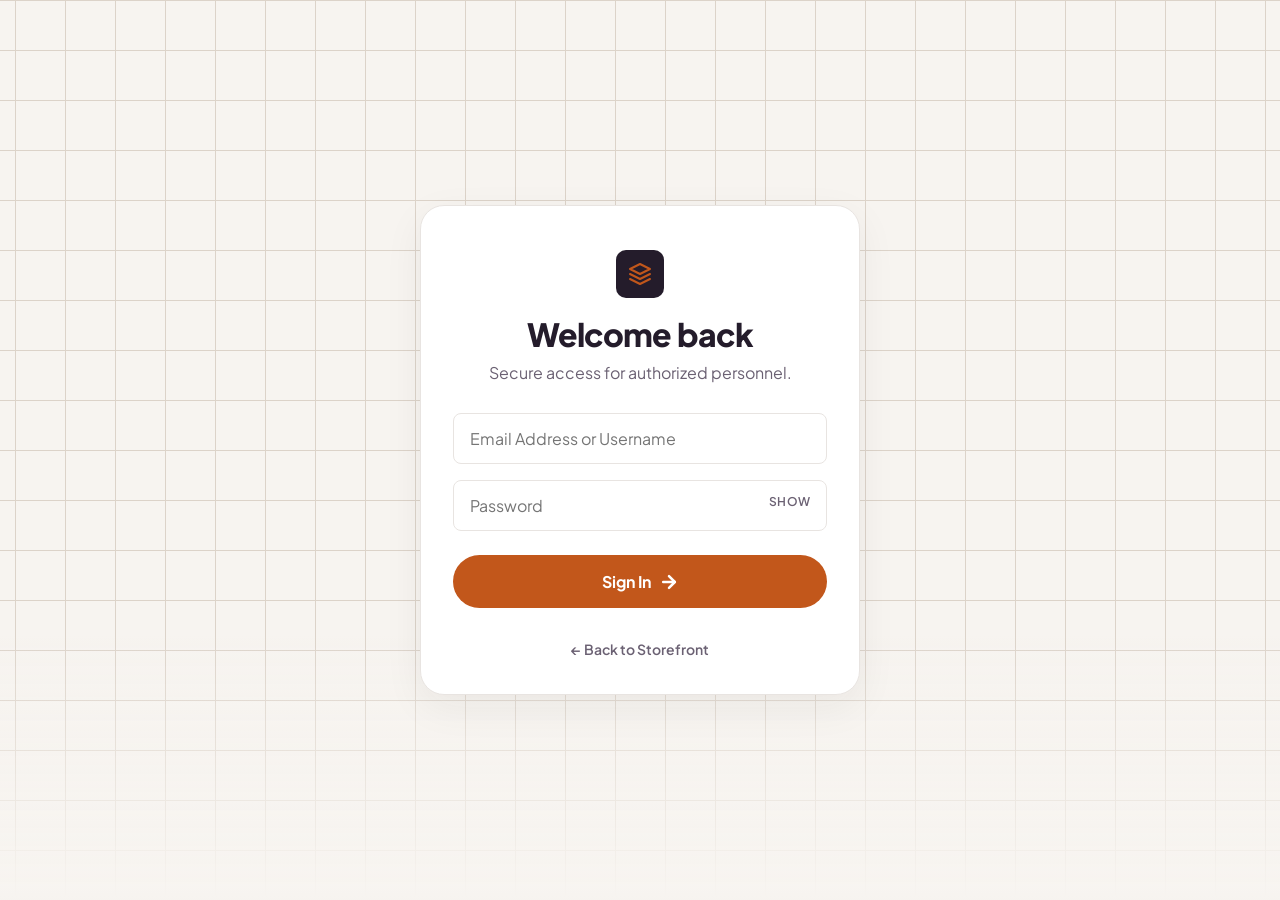
<file: staff/index.html>
<!DOCTYPE html>
<html lang="en">
<head>
    <meta charset="UTF-8">
    <meta name="viewport" content="width=device-width, initial-scale=1.0">
    <title>Inventra - Staff Portal</title>
    <link rel="stylesheet" href="../css/style.css">
</head>
<body>
    <div class="admin-layout">
        <aside class="sidebar">
            <div class="logo" style="margin-bottom: 40px; padding: 0 16px;">
                <div class="logo-tile">
                    <svg viewBox="0 0 24 24" fill="none" stroke-width="2" stroke-linecap="round" stroke-linejoin="round">
                        <polygon points="12 2 2 7 12 12 22 7 12 2"></polygon>
                        <polyline points="2 17 12 22 22 17"></polyline>
                        <polyline points="2 12 12 17 22 12"></polyline>
                    </svg>
                </div>
                Inventra
            </div>

            <div style="padding: 0 16px; margin-bottom:24px;">
                <div style="font-size:12px; font-weight:700; color:var(--text-muted); text-transform:uppercase; letter-spacing:0.05em; margin-bottom:8px;">Signed in as</div>
                <div style="display:flex; align-items:center; gap:8px;">
                    <div style="width:8px; height:8px; border-radius:50%; background:var(--success);"></div>
                    <span id="username-display" style="font-weight:600;"></span>
                    <span class="badge badge-neutral" style="font-size:10px;">STAFF</span>
                </div>
            </div>

            <a class="sidebar-link active" onclick="loadDashboard()">Dashboard</a>
            <a class="sidebar-link" onclick="loadProducts()">View Stock</a>
            <a class="sidebar-link" onclick="loadOrders()">Process Orders</a>
            
            <div style="margin-top:auto;">
                <a href="../index.html" target="_blank" class="sidebar-link">
                    <svg width="18" height="18" viewBox="0 0 24 24" fill="none" stroke="currentColor" stroke-width="2" stroke-linecap="round" stroke-linejoin="round"><path d="M18 13v6a2 2 0 0 1-2 2H5a2 2 0 0 1-2-2V8a2 2 0 0 1 2-2h6"></path><polyline points="15 3 21 3 21 9"></polyline><line x1="10" y1="14" x2="21" y2="3"></line></svg>
                    Storefront
                </a>
                <a class="sidebar-link" onclick="logout()" style="color:var(--danger);">
                    <svg width="18" height="18" viewBox="0 0 24 24" fill="none" stroke="currentColor" stroke-width="2" stroke-linecap="round" stroke-linejoin="round"><path d="M9 21H5a2 2 0 0 1-2-2V5a2 2 0 0 1 2-2h4"></path><polyline points="16 17 21 12 16 7"></polyline><line x1="21" y1="12" x2="9" y2="12"></line></svg>
                    Logout
                </a>
            </div>
        </aside>

        <main class="admin-content">
            <!-- 1. Dashboard View -->
            <div id="view-dashboard" class="view-section active" style="display:block;">
                <h1 style="margin-bottom:32px;">Overview</h1>
                <div class="grid-3" style="margin-bottom: 40px;">
                    <div class="card">
                        <h3 style="color:var(--text-muted); font-size:16px;">Pending Orders</h3>
                        <h1 id="stat-pending" style="font-size:48px; margin-top:8px;">...</h1>
                    </div>
                    <div class="card">
                        <h3 style="color:var(--text-muted); font-size:16px;">Low Stock Alerts</h3>
                        <h1 id="stat-alerts" style="font-size:48px; margin-top:8px; color:var(--accent);">...</h1>
                    </div>
                </div>

                <div class="card">
                    <h3 style="margin-bottom: 24px;">Recent System Alerts</h3>
                    <div id="alerts-list">
                        <!-- Filled by JS -->
                    </div>
                </div>
            </div>

            <!-- 2. Products View -->
            <div id="view-products" class="view-section">
                <h1 style="margin-bottom:32px;">Active Stock</h1>
                <div class="card">
                    <table style="margin-top:0;">
                        <thead>
                            <tr>
                                <th>Image</th>
                                <th>SKU</th>
                                <th>Name</th>
                                <th>Category</th>
                                <th>Stock</th>
                                <th>Status</th>
                            </tr>
                        </thead>
                        <tbody id="prod-tbody"></tbody>
                    </table>
                </div>
            </div>

            <!-- 3. Orders View -->
            <div id="view-orders" class="view-section">
                <h1 style="margin-bottom:32px;">Process Orders</h1>
                <div class="card">
                    <table style="margin-top:0;">
                        <thead><tr><th>Order ID</th><th>Customer</th><th>Total</th><th>Status</th><th>Date</th></tr></thead>
                        <tbody id="orders-tbody"></tbody>
                    </table>
                </div>
            </div>
        </main>
    </div>

    <script src="../js/app.js"></script>
    <script>
        enforceRole('staff').then(() => loadDashboard());

        async function loadDashboard() {
            showView('view-dashboard');
            const data = await apiCall('staff_stats');
            document.getElementById('stat-pending').innerText = data.pending ?? '0';
            
            const alerts = data.alerts || [];
            document.getElementById('stat-alerts').innerText = alerts.length;

            const alertsList = document.getElementById('alerts-list');
            if (alerts.length === 0) {
                alertsList.innerHTML = '<p style="color:var(--text-muted);">No active stock alerts.</p>';
            } else {
                alertsList.innerHTML = alerts.map(a => `
                    <div style="display:flex; justify-content:space-between; align-items:center; padding:16px 0; border-bottom:1px solid var(--card-border);">
                        <div>
                            <span class="badge ${a.alert_level === 'Critical' || a.alert_level === 'Out of stock' ? 'badge-danger' : 'badge-warning'}">${a.alert_level}</span>
                            <strong style="margin-left:12px;">${a.p_name}</strong>
                            <span style="color:var(--text-muted); margin-left:8px;">(Current stock: ${a.stock})</span>
                        </div>
                        <span style="font-size:12px; color:var(--text-muted);">${a.created_at}</span>
                    </div>
                `).join('');
            }
        }

        async function loadProducts() {
            showView('view-products');
            const prods = await apiCall('get_store_products');
            document.getElementById('prod-tbody').innerHTML = prods.map(p => {
                const imgSrc = p.image_path ? `../${p.image_path}` : '';
                const imgCell = imgSrc 
                    ? `<img src="${imgSrc}" alt="${p.name}" style="width:40px; height:40px; object-fit:cover; border-radius:var(--radius-sm); border:1px solid var(--card-border);">` 
                    : `<div class="product-img-placeholder" style="width:40px; height:40px; font-size:14px; margin-bottom:0; border-radius:var(--radius-sm);">${(p.name || 'P').charAt(0).toUpperCase()}</div>`;

                return `
                <tr>
                    <td>${imgCell}</td>
                    <td style="font-family:monospace; color:var(--text-muted);">${p.sku}</td>
                    <td style="font-weight:600;">${p.name}</td>
                    <td><span class="badge badge-neutral">${p.category_name}</span></td>
                    <td style="font-weight:800; color:${p.stock <= p.low_stock_threshold ? 'var(--danger)' : 'var(--success)'};">${p.stock}</td>
                    <td><span class="badge ${p.stock > 0 ? 'badge-success' : 'badge-danger'}">${p.stock > 0 ? 'In Stock' : 'Out of Stock'}</span></td>
                </tr>`;
            }).join('');
        }

        async function loadOrders() {
            showView('view-orders');
            const orders = await apiCall('get_orders');
            document.getElementById('orders-tbody').innerHTML = orders.map(o => {
                const statuses = ['Pending', 'Processing', 'Shipped', 'Delivered', 'Cancelled'];
                let selectHtml = `<select onchange="updateStatus(${o.id}, this.value)" style="padding:8px 12px; width:auto; border-radius:var(--radius-sm); font-size:14px;">`;
                statuses.forEach(s => {
                    selectHtml += `<option value="${s}" ${o.status === s ? 'selected' : ''}>${s}</option>`;
                });
                selectHtml += `</select>`;

                let badgeClass = 'badge-neutral';
                if(o.status === 'Pending') badgeClass = 'badge-warning';
                if(o.status === 'Delivered') badgeClass = 'badge-success';
                if(o.status === 'Cancelled') badgeClass = 'badge-danger';

                return `
                <tr>
                    <td style="font-weight:700;">#${o.id}</td>
                    <td>
                        <div style="font-weight:600;">${o.customer_name}</div>
                        <div style="font-size:12px; color:var(--text-muted);">${o.customer_phone || ''}</div>
                    </td>
                    <td style="font-weight:700;">${formatINR(o.total_amount)}</td>
                    <td>
                        <div style="display:flex; align-items:center; gap:12px;">
                            <span class="badge ${badgeClass}" style="width:90px; text-align:center;">${o.status}</span>
                            ${selectHtml}
                        </div>
                    </td>
                    <td style="font-size:14px; color:var(--text-muted);">${o.created_at}</td>
                </tr>`;
            }).join('');
        }

        async function updateStatus(orderId, status) {
            const res = await apiCall('update_order', { id: orderId, status: status });
            if(res.success) {
                showToast(`Order #${orderId} updated to ${status}`);
                loadOrders();
            } else {
                showToast(res.error || 'Failed to update order.', 'error');
                loadOrders();
            }
        }
    </script>
</body>
</html>
</file>
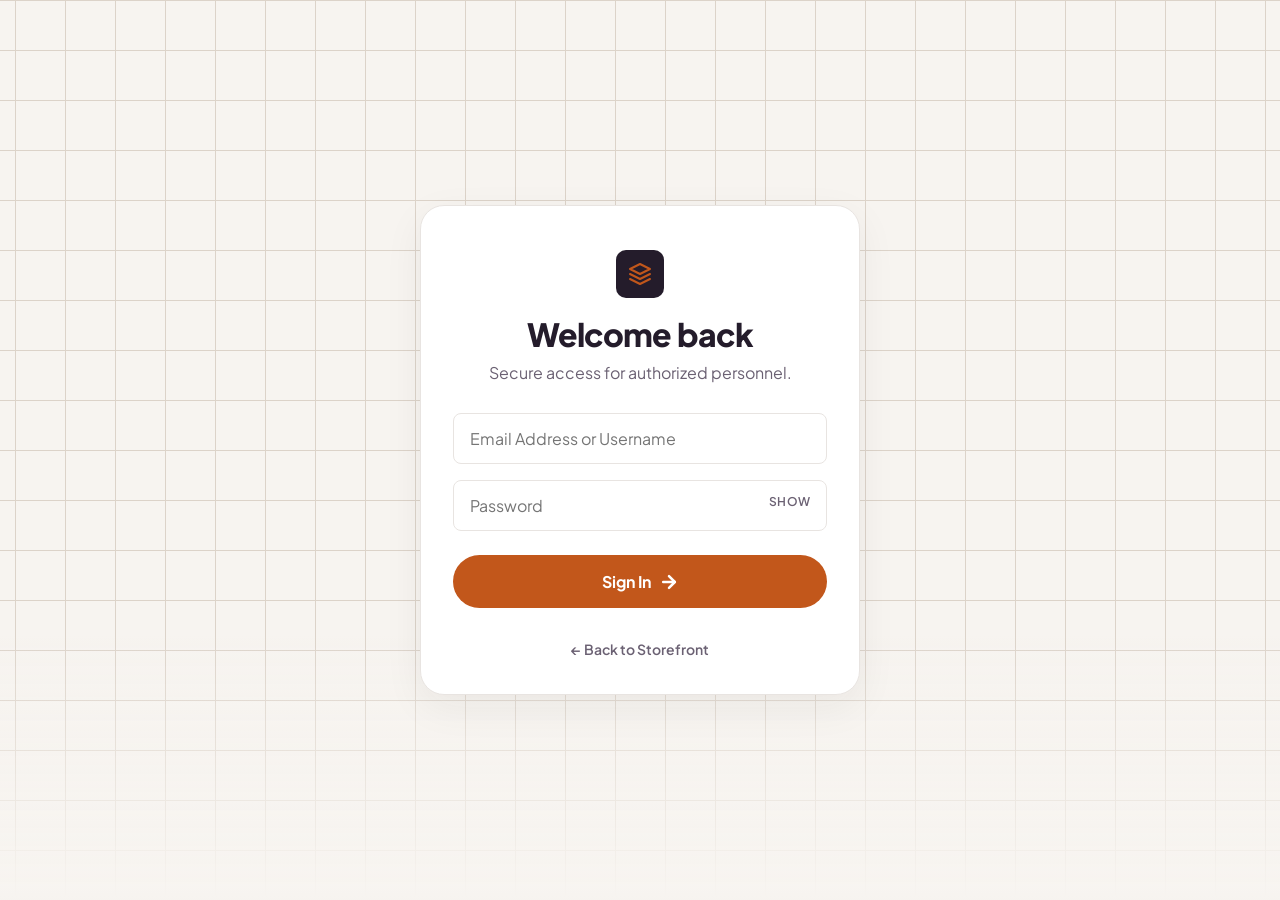
<file: login.html>
<!DOCTYPE html>
<html lang="en">
<head>
    <meta charset="UTF-8">
    <meta name="viewport" content="width=device-width, initial-scale=1.0">
    <title>Inventra - System Login</title>
    <link rel="stylesheet" href="css/style.css">
</head>
<body style="display:flex; align-items:center; justify-content:center; min-height:100vh; padding:20px;">
    
    <div class="card" style="width: 100%; max-width: 440px; position:relative;">
        <div style="margin-top: 12px; text-align:center;">
            <div class="logo-tile" style="margin: 0 auto 20px auto; width:48px; height:48px;">
                <svg viewBox="0 0 24 24" fill="none" stroke-width="2" stroke-linecap="round" stroke-linejoin="round" style="width:24px; height:24px;">
                    <polygon points="12 2 2 7 12 12 22 7 12 2"></polygon>
                    <polyline points="2 17 12 22 22 17"></polyline>
                    <polyline points="2 12 12 17 22 12"></polyline>
                </svg>
            </div>
            
            <h1 style="font-size:32px; margin-bottom: 8px;">Welcome <span class="accent-text">back</span></h1>
            <p style="margin:0 auto 28px auto;">Secure access for authorized personnel.</p>
        </div>

        <form id="login-form" novalidate style="display:flex; flex-direction:column; gap:16px;">
            <div>
                <input type="text" id="email" placeholder="Email Address or Username" required autocomplete="username">
                <div id="email-error" class="field-error"></div>
            </div>
            
            <div style="position:relative;">
                <input type="password" id="password" placeholder="Password" required autocomplete="current-password">
                <button type="button" onclick="togglePassword(event)" style="position:absolute; right:16px; top:14px; background:none; color:var(--text-muted); font-weight:600; font-size:12px; letter-spacing:0.05em;">SHOW</button>
            </div>
            
            <button type="submit" id="login-btn" class="btn-primary" style="justify-content:center; padding:16px; margin-top:8px; font-size:16px;">
                Sign In 
                <svg width="20" height="20" viewBox="0 0 24 24" fill="none" stroke="currentColor" stroke-width="3" stroke-linecap="round" stroke-linejoin="round"><line x1="5" y1="12" x2="19" y2="12"></line><polyline points="12 5 19 12 12 19"></polyline></svg>
            </button>
        </form>
        
        <div style="text-align:center; margin-top:28px;">
            <a href="index.html" style="color:var(--text-muted); font-size:14px; font-weight:600;">&larr; Back to Storefront</a>
        </div>
    </div>

    <script src="js/app.js"></script>
    <script src="js/validators.js"></script>
    <script>
        const emailInput = document.getElementById('email');
        const emailError = document.getElementById('email-error');

        // Clear error as user types
        emailInput.addEventListener('input', () => {
            if (emailInput.classList.contains('is-invalid')) {
                setFieldNeutral(emailInput, emailError);
            }
        });

        emailInput.addEventListener('blur', () => {
            const raw = emailInput.value.trim().toLowerCase();
            if (!raw) {
                setFieldNeutral(emailInput, emailError);
                return;
            }
            // Allow legacy "admin" or "staff" usernames directly
            if (raw === 'admin' || raw === 'staff') {
                setFieldSuccess(emailInput, emailError);
                return;
            }
            const res = validateEmail(raw);
            if (!res.valid) {
                setFieldError(emailInput, emailError, res.error);
            } else {
                setFieldSuccess(emailInput, emailError);
            }
        });

        function togglePassword(e) {
            const input = document.getElementById('password');
            const btn = e.target;
            if (input.type === 'password') {
                input.type = 'text';
                btn.innerText = 'HIDE';
            } else {
                input.type = 'password';
                btn.innerText = 'SHOW';
            }
        }

        document.getElementById('login-form').onsubmit = async (e) => {
            e.preventDefault();
            
            const rawVal = emailInput.value.trim().toLowerCase();
            const isLegacyUsername = rawVal === 'admin' || rawVal === 'staff';
            
            if (!isLegacyUsername) {
                const emailCheck = validateEmail(rawVal);
                if (!emailCheck.valid) {
                    setFieldError(emailInput, emailError, emailCheck.error);
                    emailInput.focus();
                    return;
                }
            }
            setFieldSuccess(emailInput, emailError);

            const btn = document.getElementById('login-btn');
            const originalContent = btn.innerHTML;
            btn.innerHTML = 'Authenticating...';
            btn.disabled = true;

            const res = await apiCall('login', {
                email: rawVal,
                password: document.getElementById('password').value
            });

            if (res.success) {
                if (res.role === 'admin') window.location.href = 'admin/index.html';
                else if (res.role === 'staff') window.location.href = 'staff/index.html';
            } else {
                showToast(res.error, 'error');
                btn.innerHTML = originalContent;
                btn.disabled = false;
            }
        };
    </script>
</body>
</html>
</file>
<file: css/style.css>
@import url('https://fonts.googleapis.com/css2?family=Plus+Jakarta+Sans:wght@400;500;600;700;800&display=swap');

:root {
  --bg-color: #F7F4F0;
  --grid-color: #DCD3C9;
  --text-main: #241C2B;
  --text-muted: #6B6173;
  --accent: #C2571B;
  --accent-hover: #D4672A;
  --accent-light: #F7EAE3;
  --card-bg: #FFFFFF;
  --card-border: #E8E4E1;
  --radius-sm: 8px;
  --radius-md: 20px;
  --radius-lg: 24px;
  --shadow-soft: 0 12px 40px rgba(31, 26, 36, 0.06);
  --shadow-hover: 0 20px 60px rgba(31, 26, 36, 0.1);
  --success: #2ECC71;
  --warning: #F1C40F;
  --danger: #E74C3C;
  --font-main: 'Plus Jakarta Sans', sans-serif;
}

* { box-sizing: border-box; margin: 0; padding: 0; }

html {
  scroll-behavior: smooth;
}

body {
  font-family: var(--font-main);
  background-color: var(--bg-color);
  color: var(--text-main);
  line-height: 1.6;
  min-height: 100vh;
  background-image: 
    linear-gradient(var(--grid-color) 1px, transparent 1px),
    linear-gradient(90deg, var(--grid-color) 1px, transparent 1px);
  background-size: 50px 50px;
  background-position: center top;
}

body::after {
  content: ''; position: fixed; bottom: 0; left: 0; right: 0; height: 30vh;
  background: linear-gradient(to top, var(--bg-color), transparent);
  pointer-events: none; z-index: -1;
}

a { text-decoration: none; color: inherit; transition: color 0.2s; }
button { font-family: inherit; cursor: pointer; transition: all 0.2s ease; border: none; }

h1, h2, h3, h4 { font-weight: 800; letter-spacing: -0.03em; line-height: 1.05; color: var(--text-main); }
.hero-title { font-size: clamp(48px, 6vw, 84px); margin-bottom: 24px; }
.hero-title .accent-text { color: var(--accent); }
p { color: var(--text-muted); max-width: 60ch; }

.navbar { display: flex; justify-content: space-between; align-items: center; padding: 24px 5%; max-width: 1400px; margin: 0 auto; position: sticky; top: 0; background: rgba(247, 244, 240, 0.95); backdrop-filter: blur(8px); z-index: 100; }
.logo { display: flex; align-items: center; gap: 12px; font-weight: 800; font-size: 22px; }
.logo-tile { width: 36px; height: 36px; background: #241C2B; border-radius: 10px; display: flex; align-items: center; justify-content: center; }
.logo-tile svg { width: 18px; height: 18px; stroke: var(--accent); }
.nav-links { display: flex; gap: 40px; font-weight: 600; color: var(--text-muted); font-size: 15px; }
.nav-links a:hover, .nav-links a.active { color: var(--accent); font-weight: 700; }

.btn-primary {
  background: var(--accent); color: white; padding: 14px 28px; border-radius: 30px;
  font-weight: 700; display: inline-flex; align-items: center; gap: 8px; font-size: 15px;
}
.btn-primary:hover { background: var(--accent-hover); transform: translateY(-2px); box-shadow: 0 8px 24px rgba(194, 87, 27, 0.25); }
.btn-primary:disabled { opacity: 0.6; cursor: not-allowed; transform: none; box-shadow: none; }
.btn-primary svg { transition: transform 0.2s; }
.btn-primary:hover:not(:disabled) svg { transform: translateX(4px); }

.btn-secondary {
  background: var(--card-bg); border: 1px solid var(--card-border); color: var(--text-main);
  padding: 12px 24px; border-radius: 30px; font-weight: 600;
}
.btn-secondary:hover { border-color: var(--text-muted); }

.card {
  background: var(--card-bg); border: 1px solid var(--card-border); border-radius: var(--radius-lg);
  padding: 32px; box-shadow: var(--shadow-soft); transition: transform 0.2s, box-shadow 0.2s;
}
.card:hover { box-shadow: var(--shadow-hover); transform: translateY(-4px); }

.window-dots { display: flex; gap: 8px; margin-bottom: 24px; }
.dot { width: 12px; height: 12px; border-radius: 50%; }
.dot.red { background: #E74C3C; }
.dot.yellow { background: #F1C40F; }
.dot.green { background: #2ECC71; }

/* FORMS & TABLES */
input, select {
  width: 100%;
  padding: 14px 16px;
  border: 1px solid var(--card-border);
  border-radius: var(--radius-sm);
  font-family: inherit;
  font-size: 16px;
  transition: border-color 0.2s, box-shadow 0.2s;
  background: #fff;
}
input:focus, select:focus {
  outline: none;
  border-color: var(--accent);
  box-shadow: 0 0 0 3px var(--accent-light);
}

/* FORM VALIDATION */
input.is-invalid, select.is-invalid {
  border-color: var(--danger) !important;
  box-shadow: 0 0 0 3px rgba(231, 76, 60, 0.15) !important;
}
input.is-valid, select.is-valid {
  border-color: var(--success) !important;
}
.field-error {
  color: var(--danger);
  font-size: 12px;
  font-weight: 600;
  margin-top: 4px;
  display: none;
}

table {
  width: 100%;
  border-collapse: collapse;
  margin-top: 16px;
}
th, td {
  padding: 16px;
  text-align: left;
  border-bottom: 1px solid var(--card-border);
}
th { font-weight: 600; color: var(--text-muted); font-size: 14px; text-transform: uppercase; letter-spacing: 0.05em; }
tbody tr:hover { background: #FAFAFA; }

/* UTILS */
.badge {
  padding: 4px 10px;
  border-radius: 20px;
  font-size: 12px;
  font-weight: 700;
  text-transform: uppercase;
}
.badge-success { background: #E8F8F5; color: var(--success); }
.badge-warning { background: #FEF9E7; color: var(--warning); }
.badge-danger { background: #FDEDEC; color: var(--danger); }
.badge-neutral { background: #F4F6F7; color: var(--text-muted); }

/* LAYOUTS & SCROLL TARGETS */
.container { max-width: 1200px; margin: 0 auto; padding: 40px 5%; }
.grid-2 { display: grid; grid-template-columns: 1fr 1fr; gap: 40px; }
.grid-3 { display: grid; grid-template-columns: repeat(auto-fit, minmax(300px, 1fr)); gap: 24px; }
#shop, #how, #faq, .section-target {
  scroll-margin-top: 100px;
}

/* ADMIN SIDEBAR & STAT CARDS */
.admin-layout { display: flex; min-height: 100vh; }
.sidebar {
  width: 260px;
  background: var(--card-bg);
  border-right: 1px solid var(--card-border);
  padding: 24px;
  display: flex;
  flex-direction: column;
  gap: 8px;
}
.sidebar-link {
  padding: 12px 16px;
  border-radius: var(--radius-sm);
  color: var(--text-muted);
  font-weight: 500;
  cursor: pointer;
  display: flex;
  align-items: center;
  gap: 12px;
}
.sidebar-link:hover { background: #FAFAFA; color: var(--text-main); }
.sidebar-link.active {
  background: var(--accent-light);
  color: var(--accent);
  font-weight: 700;
}
.admin-content { flex: 1; padding: 40px; }
.view-section { display: none; }

.stat-card {
  cursor: pointer;
  user-select: none;
  transition: transform 0.2s, box-shadow 0.2s, border-color 0.2s;
}
.stat-card:hover {
  border-color: var(--accent);
}
.stat-card:focus-visible {
  outline: 3px solid var(--accent);
  outline-offset: 3px;
}

/* PRODUCT CARD (STORE) */
.product-card {
  display: flex;
  flex-direction: column;
  height: 100%;
}
.product-img-placeholder {
  height: 180px;
  background: linear-gradient(135deg, #F5EAE1, #E8D5C4);
  border-radius: var(--radius-sm);
  margin-bottom: 16px;
  display: flex;
  align-items: center;
  justify-content: center;
  font-size: 44px;
  color: rgba(36, 28, 43, 0.4);
  font-weight: 800;
  border: 1px solid var(--card-border);
}
.product-price { font-size: 24px; font-weight: 800; margin: 12px 0; color: var(--text-main); }
.product-card button { margin-top: auto; width: 100%; justify-content: center; }

/* CART DRAWER */
#cart-modal {
  position: fixed; top: 0; right: -420px; width: 420px; height: 100vh;
  background: var(--card-bg);
  box-shadow: -10px 0 40px rgba(0,0,0,0.1);
  padding: 32px;
  transition: right 0.3s ease;
  z-index: 1000;
  display: flex;
  flex-direction: column;
}
#cart-modal.open { right: 0; }
.cart-overlay {
  position: fixed; inset: 0; background: rgba(0,0,0,0.2); backdrop-filter: blur(2px);
  z-index: 999; display: none; opacity: 0; transition: opacity 0.3s;
}
.cart-overlay.open { display: block; opacity: 1; }

/* TOASTS */
.toast-container { position: fixed; bottom: 24px; right: 24px; z-index: 2000; display:flex; flex-direction:column; gap:10px; }
.toast {
  background: var(--card-bg); border: 1px solid var(--card-border); border-left: 4px solid var(--accent);
  padding: 16px 24px; border-radius: var(--radius-sm); box-shadow: var(--shadow-soft);
  font-weight: 500; animation: slideIn 0.3s ease forwards;
}
@keyframes slideIn { from { transform: translateX(100%); opacity: 0; } to { transform: translateX(0); opacity: 1; } }

/* FAQ ACCORDION */
.faq-item {
  cursor: pointer;
  transition: all 0.2s ease;
}
.faq-item:hover {
  border-color: var(--accent);
}
.faq-header {
  display: flex;
  justify-content: space-between;
  align-items: center;
  gap: 16px;
}
.faq-icon {
  transition: transform 0.3s cubic-bezier(0.4, 0, 0.2, 1);
  color: var(--accent);
  display: flex;
  align-items: center;
}
.faq-item.open .faq-icon {
  transform: rotate(180deg);
}
.faq-body {
  max-height: 0;
  overflow: hidden;
  opacity: 0;
  transition: max-height 0.35s cubic-bezier(0.4, 0, 0.2, 1), opacity 0.3s ease;
}
.faq-item.open .faq-body {
  opacity: 1;
}

/* CHARTS (CSS) */
.chart-container-box {
  position: relative;
  padding: 20px 0 0 65px;
}
.chart-y-axis {
  position: absolute;
  left: 0;
  top: 20px;
  bottom: 35px;
  width: 55px;
  display: flex;
  flex-direction: column;
  justify-content: space-between;
  align-items: flex-end;
  font-size: 11px;
  font-weight: 600;
  color: var(--text-muted);
  padding-right: 8px;
  border-right: 1px solid var(--card-border);
}
.bar-chart-container {
  display: flex; align-items: flex-end; gap: 16px; height: 260px;
  padding: 24px 10px 0 10px; border-bottom: 2px solid var(--card-border);
}
.bar-wrapper {
  flex: 1; display: flex; flex-direction: column; align-items: center; justify-content: flex-end;
  height: 100%; position: relative; cursor: pointer;
}
.bar {
  background: var(--accent); width: 100%; border-radius: 6px 6px 0 0;
  transition: height 0.4s ease, background 0.2s; min-height: 4px;
}
.bar-wrapper:hover .bar { background: var(--accent-hover); }
.bar-label { font-size: 12px; color: var(--text-muted); margin-top: 10px; text-align: center; }
.bar-tooltip {
  position: absolute;
  bottom: calc(100% + 8px);
  background: var(--text-main);
  color: #fff;
  padding: 6px 12px;
  border-radius: var(--radius-sm);
  font-size: 12px;
  font-weight: 700;
  white-space: nowrap;
  pointer-events: none;
  opacity: 0;
  transform: translateY(4px);
  transition: opacity 0.2s, transform 0.2s;
  z-index: 10;
  box-shadow: 0 4px 12px rgba(0,0,0,0.15);
}
.bar-wrapper:hover .bar-tooltip { opacity: 1; transform: translateY(0); }
</file>
